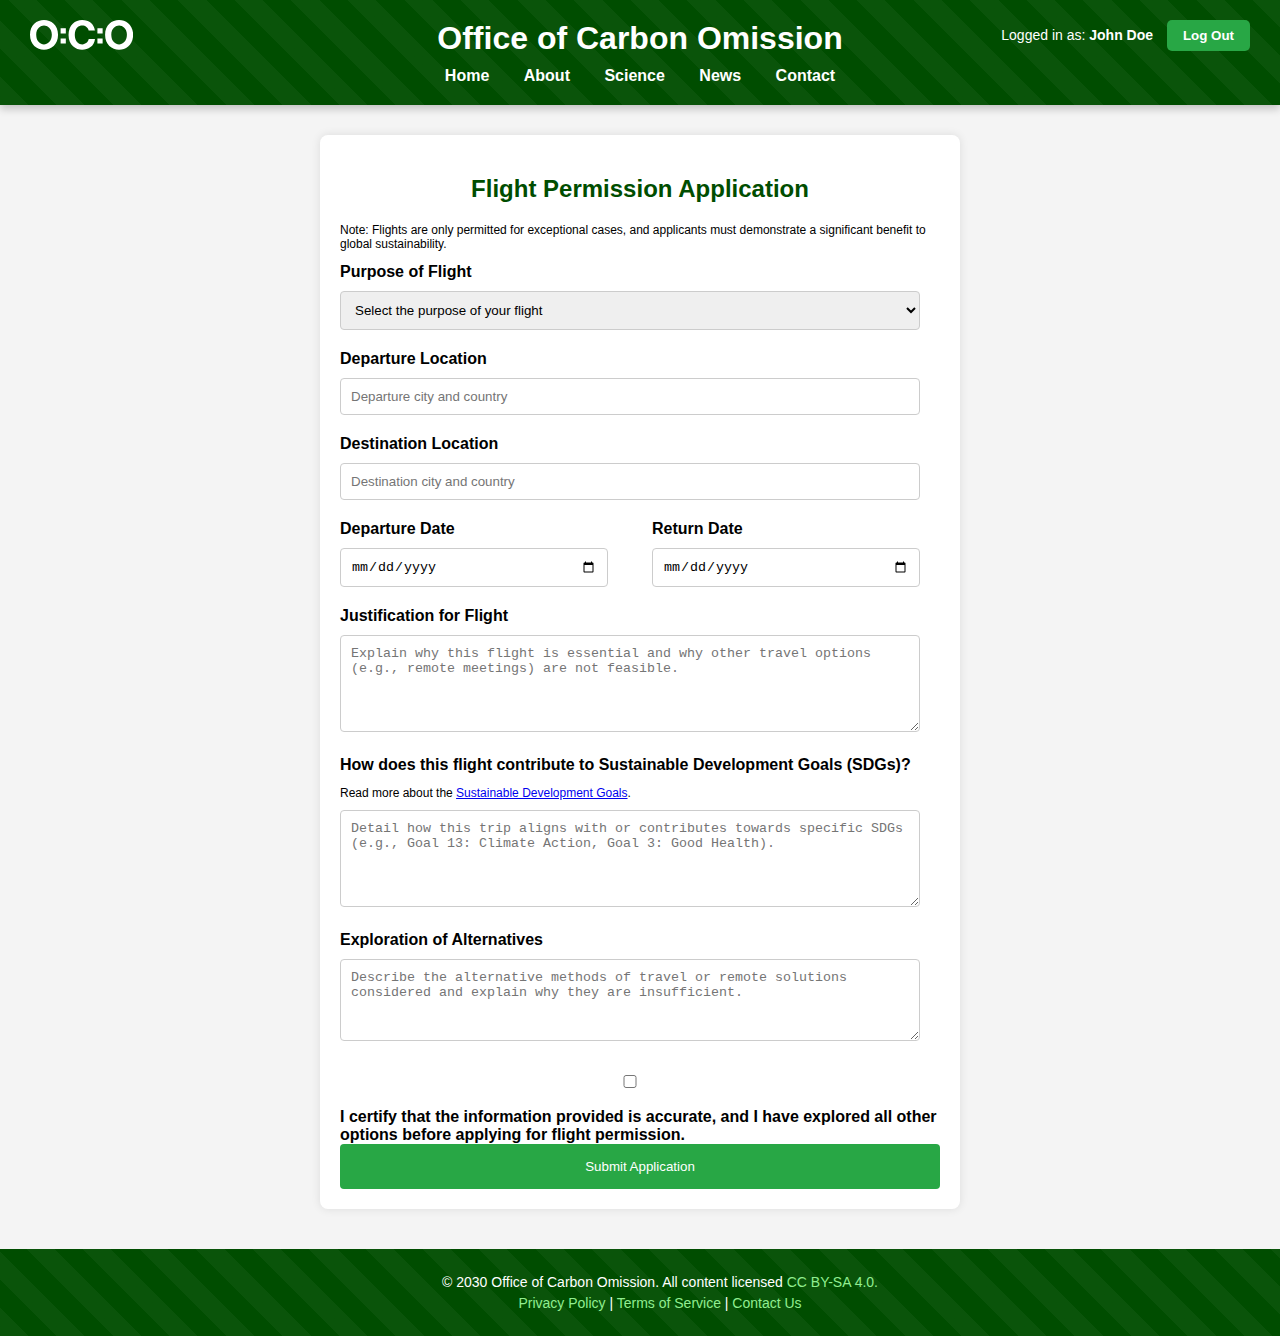
<file: index.html>
<!DOCTYPE html>
<html lang="en">
<head>
    <meta charset="UTF-8">
    <meta name="viewport" content="width=device-width, initial-scale=1.0">
    <title>Flight Permission Application - Office of Carbon Omission</title>
    <link href="css/styles.css" rel="stylesheet" />
    <link rel="icon" type="image/svg+xml" href="assets/images/favicon.svg">
    <link rel="icon" type="image/png" href="assets/images/favicon.png">
</head>
<body>

    <!-- Header Section with Logged-In User and Log Out Button -->
    <header>
        <div class="header-container">
            <div class="header-left">
                <svg
   width="27.287188mm"
   height="7.8688092mm"
   viewBox="0 0 27.287188 7.8688093"
   version="1.1"
   id="svg1"
   inkscape:version="1.3.2 (1:1.3.2+202311252150+091e20ef0f)"
   sodipodi:docname="COC.svg"
   xmlns:inkscape="http://www.inkscape.org/namespaces/inkscape"
   xmlns:sodipodi="http://sodipodi.sourceforge.net/DTD/sodipodi-0.dtd"
   xmlns="http://www.w3.org/2000/svg"
   xmlns:svg="http://www.w3.org/2000/svg"
   class="logo">
  <sodipodi:namedview
     id="namedview1"
     pagecolor="#ffffff"
     bordercolor="#666666"
     borderopacity="1.0"
     inkscape:showpageshadow="2"
     inkscape:pageopacity="0.0"
     inkscape:pagecheckerboard="0"
     inkscape:deskcolor="#d1d1d1"
     inkscape:document-units="mm"
     inkscape:zoom="8.9740993"
     inkscape:cx="64.853305"
     inkscape:cy="28.24796"
     inkscape:window-width="2048"
     inkscape:window-height="1115"
     inkscape:window-x="0"
     inkscape:window-y="0"
     inkscape:window-maximized="1"
     inkscape:current-layer="layer1" />
  <defs
     id="defs1" />
  <g
     inkscape:label="Layer 1"
     inkscape:groupmode="layer"
     id="layer1"
     transform="translate(-67.86527,-84.272315)">
    <path
       style="font-weight:bold;font-size:4.9389px;line-height:125%;font-family:Klima;-inkscape-font-specification:'Klima Bold';letter-spacing:0px;word-spacing:0px;fill:#ffffff;stroke-width:0.264582px"
       d="m 81.660798,92.141024 c 1.588772,0 3.199012,-0.837326 3.402976,-2.812554 h -1.663916 c -0.118089,0.76218 -0.826589,1.395541 -1.696119,1.395541 -0.880266,0 -1.985962,-0.697771 -1.985962,-2.490504 0,-1.900083 1.094961,-2.52271 1.964492,-2.52271 0.82659,0 1.578036,0.547483 1.706854,1.352602 h 1.653181 c -0.203965,-1.728325 -1.58877,-2.791084 -3.381506,-2.791084 -1.824939,0 -3.596202,1.277458 -3.596202,3.961192 0,2.769611 1.953759,3.907517 3.596202,3.907517 z m -5.696699,-4.30471 h 1.381915 v -1.363336 h -1.381915 z m 0,2.662263 h 1.381915 v -1.363336 h -1.381915 z m 15.474072,1.631712 c 1.900083,0 3.714286,-1.341869 3.714286,-3.950457 0,-2.565648 -1.814203,-3.907517 -3.714286,-3.907517 -1.91082,0 -3.703553,1.320398 -3.703553,3.907517 0,2.630059 1.803468,3.950457 3.703553,3.950457 z m 0,-1.406278 c -0.933941,0 -2.061108,-0.74071 -2.061108,-2.544179 0,-1.771265 1.170108,-2.47977 2.061108,-2.47977 0.880263,0 2.071841,0.708505 2.071841,2.47977 0,1.792734 -1.170107,2.544179 -2.071841,2.544179 z m -5.734135,-2.887697 h 1.381914 v -1.363336 h -1.381914 z m 0,2.662263 h 1.381914 v -1.363336 h -1.381914 z m -14.135213,1.642547 c 1.900083,0 3.714286,-1.341869 3.714286,-3.950457 0,-2.565648 -1.814203,-3.907517 -3.714286,-3.907517 -1.91082,0 -3.703553,1.320398 -3.703553,3.907517 0,2.630059 1.803468,3.950457 3.703553,3.950457 z m 0,-1.406278 c -0.933941,0 -2.061108,-0.74071 -2.061108,-2.544179 0,-1.771265 1.170108,-2.47977 2.061108,-2.47977 0.880263,0 2.071841,0.708505 2.071841,2.47977 0,1.792734 -1.170107,2.544179 -2.071841,2.544179 z"
       id="text1"
       aria-label="C=O=C" />
  </g>
</svg>
                <h1>Office of Carbon Omission</h1>
                <nav>
                    <a href="index.html">Home</a>
                    <a href="about.html">About</a>
                    <a href="science.html">Science</a>
                    <a href="news.html">News</a>
                    <a href="contact.html">Contact</a>
                </nav>
            </div>
            <div class="user-info">
                <span>Logged in as: <strong>John Doe</strong></span>
                <button class="logout-btn">Log Out</button>
            </div>
        </div>
    </header>

    <!-- Flight Permission Application Form -->
    <form action="/submit-application" method="POST" onsubmit="return showPopup(event);">
        <h2>Flight Permission Application</h2>
        <p class="note">Note: Flights are only permitted for exceptional cases, and applicants must demonstrate a significant benefit to global sustainability.</p>

        <!-- Flight Details (No personal information since user is logged in) -->
        <label for="flight-purpose">Purpose of Flight</label>
        <select id="flight-purpose" name="flight_purpose" required>
            <option value="" disabled selected>Select the purpose of your flight</option>
            <option value="humanitarian">Humanitarian Aid</option>
            <option value="research">Research</option>
            <option value="governmental">Governmental Duty</option>
            <option value="other">Other (specify in Justification field below)</option>
        </select>

        <label for="departure">Departure Location</label>
        <input type="text" id="departure" name="departure_location" placeholder="Departure city and country" required>

        <label for="destination">Destination Location</label>
        <input type="text" id="destination" name="destination_location" placeholder="Destination city and country" required>

        <!-- Date Pickers for Flight Dates -->
        <div class="date-section">
            <div>
                <label for="departure-date">Departure Date</label>
                <input type="date" id="departure-date" name="departure_date" required>
            </div>
            <div>
                <label for="return-date">Return Date</label>
                <input type="date" id="return-date" name="return_date">
            </div>
        </div>

        <!-- Justification for Flight -->
        <label for="justification">Justification for Flight</label>
        <textarea id="justification" name="flight_justification" rows="5" placeholder="Explain why this flight is essential and why other travel options (e.g., remote meetings) are not feasible." required></textarea>

        <!-- Contribution to Sustainable Development Goals (SDGs) -->
        <label for="sdg-impact">How does this flight contribute to Sustainable Development Goals (SDGs)?</label><p class="linenote">Read more about the <a href="https://globalgoals.org">Sustainable Development Goals</a>.</p>
        <textarea id="sdg-impact" name="sdg_impact" rows="5" placeholder="Detail how this trip aligns with or contributes towards specific SDGs (e.g., Goal 13: Climate Action, Goal 3: Good Health)." required></textarea>

        <!-- Alternative Considerations -->
        <label for="alternatives">Exploration of Alternatives</label>
        <textarea id="alternatives" name="alternatives_explored" rows="4" placeholder="Describe the alternative methods of travel or remote solutions considered and explain why they are insufficient." required></textarea>

        <!-- Agreement Section -->
        <label>
            <input type="checkbox" name="agree_terms" required><br />
            I certify that the information provided is accurate, and I have explored all other options before applying for flight permission.
        </label>

        <button type="submit" class="submit-btn">Submit Application</button>
    </form>
    <!-- Modal for Art Project Message -->
    <div id="artModal" class="modal">
        <div class="modal-content">
            <h2>Thank you for participating in this <a href="about.html">art project</a>.</h2>
            <p><a href="https://mastodonshare.com/?text=Check out this Flight Permission Application!&url=https://carbonomission.org" class="submit-btn">Share on Mastodon</a></p>
            <p><button class="close-btn" onclick="closePopup()">Close</button></p>
        </div>
    </div>

    <!-- Footer Section -->
    <footer>
        <p>&copy; 2030 Office of Carbon Omission. All content licensed <a href="https://creativecommons.org/licenses/by-sa/4.0/deed.en">CC BY-SA 4.0.</a></p>
        <p><a href="about.html#privacy">Privacy Policy</a> | <a href="about.html#tos">Terms of Service</a> | <a href="contact.html">Contact Us</a></p>
    </footer>
    <script>
        // Function to show the popup modal
        function showPopup(event) {
            event.preventDefault(); // Prevent form from submitting
            document.getElementById('artModal').style.display = 'block'; // Show the modal
        }

        // Function to close the popup modal
        function closePopup() {
            document.getElementById('artModal').style.display = 'none'; // Hide the modal
        }
    </script>
</body>
</html>
</file>
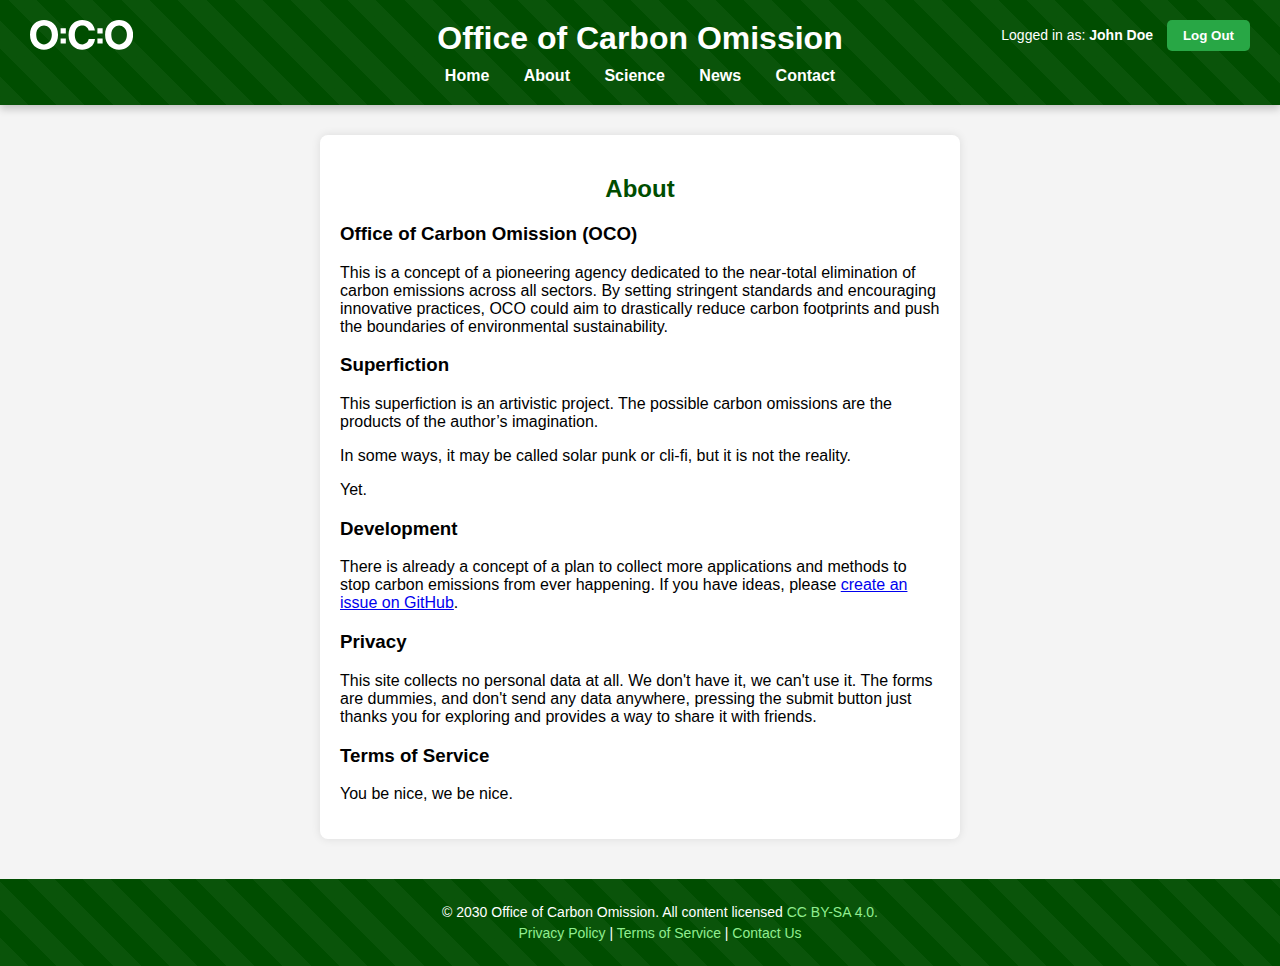
<file: about.html>
<!DOCTYPE html>
<html lang="en">
<head>
    <meta charset="UTF-8">
    <meta name="viewport" content="width=device-width, initial-scale=1.0">
    <title>About - Office of Carbon Omission</title>
    <link href="css/styles.css" rel="stylesheet" />
    <link rel="icon" type="image/svg+xml" href="assets/images/favicon.svg">
    <link rel="icon" type="image/png" href="assets/images/favicon.png">
</head>
<body>

    <!-- Header Section with Logged-In User and Log Out Button -->
    <header>
        <div class="header-container">
            <div class="header-left">
                <svg
   width="27.287188mm"
   height="7.8688092mm"
   viewBox="0 0 27.287188 7.8688093"
   version="1.1"
   id="svg1"
   inkscape:version="1.3.2 (1:1.3.2+202311252150+091e20ef0f)"
   sodipodi:docname="COC.svg"
   xmlns:inkscape="http://www.inkscape.org/namespaces/inkscape"
   xmlns:sodipodi="http://sodipodi.sourceforge.net/DTD/sodipodi-0.dtd"
   xmlns="http://www.w3.org/2000/svg"
   xmlns:svg="http://www.w3.org/2000/svg"
   class="logo">
  <sodipodi:namedview
     id="namedview1"
     pagecolor="#ffffff"
     bordercolor="#666666"
     borderopacity="1.0"
     inkscape:showpageshadow="2"
     inkscape:pageopacity="0.0"
     inkscape:pagecheckerboard="0"
     inkscape:deskcolor="#d1d1d1"
     inkscape:document-units="mm"
     inkscape:zoom="8.9740993"
     inkscape:cx="64.853305"
     inkscape:cy="28.24796"
     inkscape:window-width="2048"
     inkscape:window-height="1115"
     inkscape:window-x="0"
     inkscape:window-y="0"
     inkscape:window-maximized="1"
     inkscape:current-layer="layer1" />
  <defs
     id="defs1" />
  <g
     inkscape:label="Layer 1"
     inkscape:groupmode="layer"
     id="layer1"
     transform="translate(-67.86527,-84.272315)">
    <path
       style="font-weight:bold;font-size:4.9389px;line-height:125%;font-family:Klima;-inkscape-font-specification:'Klima Bold';letter-spacing:0px;word-spacing:0px;fill:#ffffff;stroke-width:0.264582px"
       d="m 81.660798,92.141024 c 1.588772,0 3.199012,-0.837326 3.402976,-2.812554 h -1.663916 c -0.118089,0.76218 -0.826589,1.395541 -1.696119,1.395541 -0.880266,0 -1.985962,-0.697771 -1.985962,-2.490504 0,-1.900083 1.094961,-2.52271 1.964492,-2.52271 0.82659,0 1.578036,0.547483 1.706854,1.352602 h 1.653181 c -0.203965,-1.728325 -1.58877,-2.791084 -3.381506,-2.791084 -1.824939,0 -3.596202,1.277458 -3.596202,3.961192 0,2.769611 1.953759,3.907517 3.596202,3.907517 z m -5.696699,-4.30471 h 1.381915 v -1.363336 h -1.381915 z m 0,2.662263 h 1.381915 v -1.363336 h -1.381915 z m 15.474072,1.631712 c 1.900083,0 3.714286,-1.341869 3.714286,-3.950457 0,-2.565648 -1.814203,-3.907517 -3.714286,-3.907517 -1.91082,0 -3.703553,1.320398 -3.703553,3.907517 0,2.630059 1.803468,3.950457 3.703553,3.950457 z m 0,-1.406278 c -0.933941,0 -2.061108,-0.74071 -2.061108,-2.544179 0,-1.771265 1.170108,-2.47977 2.061108,-2.47977 0.880263,0 2.071841,0.708505 2.071841,2.47977 0,1.792734 -1.170107,2.544179 -2.071841,2.544179 z m -5.734135,-2.887697 h 1.381914 v -1.363336 h -1.381914 z m 0,2.662263 h 1.381914 v -1.363336 h -1.381914 z m -14.135213,1.642547 c 1.900083,0 3.714286,-1.341869 3.714286,-3.950457 0,-2.565648 -1.814203,-3.907517 -3.714286,-3.907517 -1.91082,0 -3.703553,1.320398 -3.703553,3.907517 0,2.630059 1.803468,3.950457 3.703553,3.950457 z m 0,-1.406278 c -0.933941,0 -2.061108,-0.74071 -2.061108,-2.544179 0,-1.771265 1.170108,-2.47977 2.061108,-2.47977 0.880263,0 2.071841,0.708505 2.071841,2.47977 0,1.792734 -1.170107,2.544179 -2.071841,2.544179 z"
       id="text1"
       aria-label="C=O=C" />
  </g>
</svg>
                <h1>Office of Carbon Omission</h1>
                <nav>
                    <a href="index.html">Home</a>
                    <strong>About</strong>
                    <a href="science.html">Science</a>
                    <a href="news.html">News</a>
                    <a href="contact.html">Contact</a>
                </nav>
            </div>
            <div class="user-info">
                <span>Logged in as: <strong>John Doe</strong></span>
                <button class="logout-btn">Log Out</button>
            </div>
        </div>
    </header>

    <!-- About -->
    <div class="about">
        <h2>About</h2>
        <h3 id="oco">Office of Carbon Omission (OCO)</h3>
        <p>This is a concept of a pioneering agency dedicated to the near-total elimination of carbon emissions across all sectors.
        By setting stringent standards and encouraging innovative practices, OCO could aim to drastically reduce carbon footprints and push the boundaries of environmental sustainability.</p>
        <h3 id="artivism">Superfiction</h3>
        <p>This superfiction is an artivistic project.
        The possible carbon omissions are the products of the author’s imagination.</p>
        <p>In some ways, it may be called solar punk or cli-fi, but it is not the reality.</p>
        <p>Yet.</p>
        <h3 id="development">Development</h3>
        <p>There is already a concept of a plan to collect more applications and methods to stop carbon emissions from ever happening.
        If you have ideas, please <a href="https://github.com/Ainali/carbonomission/issues/new/choose">create an issue on GitHub</a>.</p>
        <h3 id="privacy">Privacy</h3>
        <p>This site collects no personal data at all.
        We don't have it, we can't use it.
        The forms are dummies, and don't send any data anywhere, pressing the submit button just thanks you for exploring and provides a way to share it with friends.</p>
        <h3 id="tos">Terms of Service</h3>
        <p>You be nice, we be nice.</p>
    </div>

    <!-- Footer Section -->
    <footer>
        <p>&copy; 2030 Office of Carbon Omission. All content licensed <a href="https://creativecommons.org/licenses/by-sa/4.0/deed.en">CC BY-SA 4.0.</a></p>
        <p><a href="about.html#privacy">Privacy Policy</a> | <a href="about.html#tos">Terms of Service</a> | <a href="contact.html">Contact Us</a></p>
    </footer>

</body>
</html>
</file>
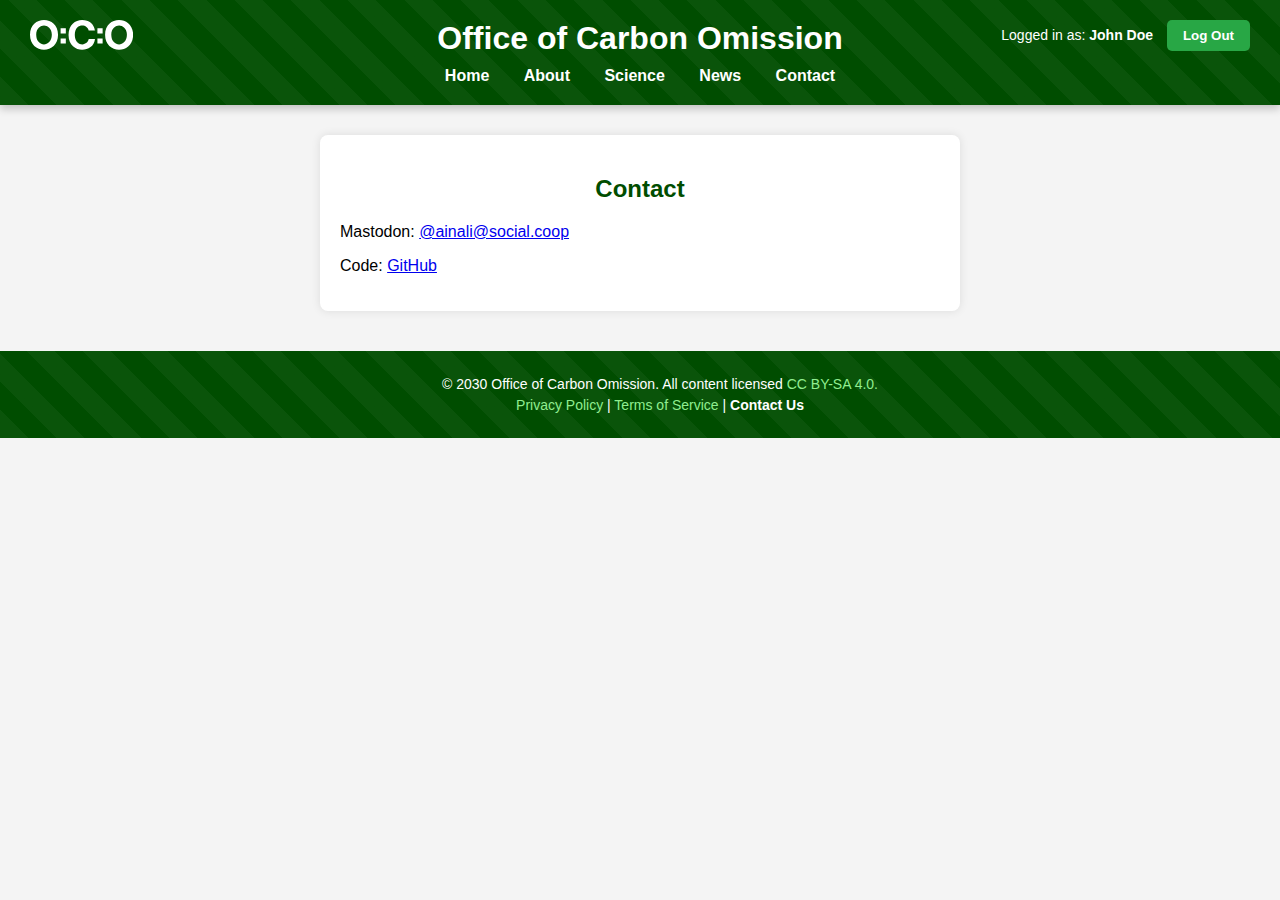
<file: contact.html>
<!DOCTYPE html>
<html lang="en">
<head>
    <meta charset="UTF-8">
    <meta name="viewport" content="width=device-width, initial-scale=1.0">
    <title>Contact - Office of Carbon Omission</title>
    <link href="css/styles.css" rel="stylesheet" />
    <link rel="icon" type="image/svg+xml" href="assets/images/favicon.svg">
    <link rel="icon" type="image/png" href="assets/images/favicon.png">
</head>
<body>

    <!-- Header Section with Logged-In User and Log Out Button -->
    <header>
        <div class="header-container">
            <div class="header-left">
                <svg
   width="27.287188mm"
   height="7.8688092mm"
   viewBox="0 0 27.287188 7.8688093"
   version="1.1"
   id="svg1"
   inkscape:version="1.3.2 (1:1.3.2+202311252150+091e20ef0f)"
   sodipodi:docname="COC.svg"
   xmlns:inkscape="http://www.inkscape.org/namespaces/inkscape"
   xmlns:sodipodi="http://sodipodi.sourceforge.net/DTD/sodipodi-0.dtd"
   xmlns="http://www.w3.org/2000/svg"
   xmlns:svg="http://www.w3.org/2000/svg"
   class="logo">
  <sodipodi:namedview
     id="namedview1"
     pagecolor="#ffffff"
     bordercolor="#666666"
     borderopacity="1.0"
     inkscape:showpageshadow="2"
     inkscape:pageopacity="0.0"
     inkscape:pagecheckerboard="0"
     inkscape:deskcolor="#d1d1d1"
     inkscape:document-units="mm"
     inkscape:zoom="8.9740993"
     inkscape:cx="64.853305"
     inkscape:cy="28.24796"
     inkscape:window-width="2048"
     inkscape:window-height="1115"
     inkscape:window-x="0"
     inkscape:window-y="0"
     inkscape:window-maximized="1"
     inkscape:current-layer="layer1" />
  <defs
     id="defs1" />
  <g
     inkscape:label="Layer 1"
     inkscape:groupmode="layer"
     id="layer1"
     transform="translate(-67.86527,-84.272315)">
    <path
       style="font-weight:bold;font-size:4.9389px;line-height:125%;font-family:Klima;-inkscape-font-specification:'Klima Bold';letter-spacing:0px;word-spacing:0px;fill:#ffffff;stroke-width:0.264582px"
       d="m 81.660798,92.141024 c 1.588772,0 3.199012,-0.837326 3.402976,-2.812554 h -1.663916 c -0.118089,0.76218 -0.826589,1.395541 -1.696119,1.395541 -0.880266,0 -1.985962,-0.697771 -1.985962,-2.490504 0,-1.900083 1.094961,-2.52271 1.964492,-2.52271 0.82659,0 1.578036,0.547483 1.706854,1.352602 h 1.653181 c -0.203965,-1.728325 -1.58877,-2.791084 -3.381506,-2.791084 -1.824939,0 -3.596202,1.277458 -3.596202,3.961192 0,2.769611 1.953759,3.907517 3.596202,3.907517 z m -5.696699,-4.30471 h 1.381915 v -1.363336 h -1.381915 z m 0,2.662263 h 1.381915 v -1.363336 h -1.381915 z m 15.474072,1.631712 c 1.900083,0 3.714286,-1.341869 3.714286,-3.950457 0,-2.565648 -1.814203,-3.907517 -3.714286,-3.907517 -1.91082,0 -3.703553,1.320398 -3.703553,3.907517 0,2.630059 1.803468,3.950457 3.703553,3.950457 z m 0,-1.406278 c -0.933941,0 -2.061108,-0.74071 -2.061108,-2.544179 0,-1.771265 1.170108,-2.47977 2.061108,-2.47977 0.880263,0 2.071841,0.708505 2.071841,2.47977 0,1.792734 -1.170107,2.544179 -2.071841,2.544179 z m -5.734135,-2.887697 h 1.381914 v -1.363336 h -1.381914 z m 0,2.662263 h 1.381914 v -1.363336 h -1.381914 z m -14.135213,1.642547 c 1.900083,0 3.714286,-1.341869 3.714286,-3.950457 0,-2.565648 -1.814203,-3.907517 -3.714286,-3.907517 -1.91082,0 -3.703553,1.320398 -3.703553,3.907517 0,2.630059 1.803468,3.950457 3.703553,3.950457 z m 0,-1.406278 c -0.933941,0 -2.061108,-0.74071 -2.061108,-2.544179 0,-1.771265 1.170108,-2.47977 2.061108,-2.47977 0.880263,0 2.071841,0.708505 2.071841,2.47977 0,1.792734 -1.170107,2.544179 -2.071841,2.544179 z"
       id="text1"
       aria-label="C=O=C" />
  </g>
</svg>
                <h1>Office of Carbon Omission</h1>
                <nav>
                    <a href="index.html">Home</a>
                    <a href="about.html">About</a>
                    <a href="science.html">Science</a>
                    <a href="news.html">News</a>
                    <strong>Contact</strong>
                </nav>
            </div>
            <div class="user-info">
                <span>Logged in as: <strong>John Doe</strong></span>
                <button class="logout-btn">Log Out</button>
            </div>
        </div>
    </header>

    <!-- About -->
    <div class="about">
        <h2>Contact</h2>
        <p>Mastodon: <a href="https://social.coop/@ainali">@ainali@social.coop</a></p>
        <p>Code: <a href="https://github.com/Ainali/carbonomission">GitHub</a></p>
    </div>

    <!-- Footer Section -->
    <footer>
        <p>&copy; 2030 Office of Carbon Omission. All content licensed <a href="https://creativecommons.org/licenses/by-sa/4.0/deed.en">CC BY-SA 4.0.</a></p>
        <p><a href="about.html#privacy">Privacy Policy</a> | <a href="about.html#tos">Terms of Service</a> | <strong>Contact Us</strong></p>
    </footer>

</body>
</html>
</file>
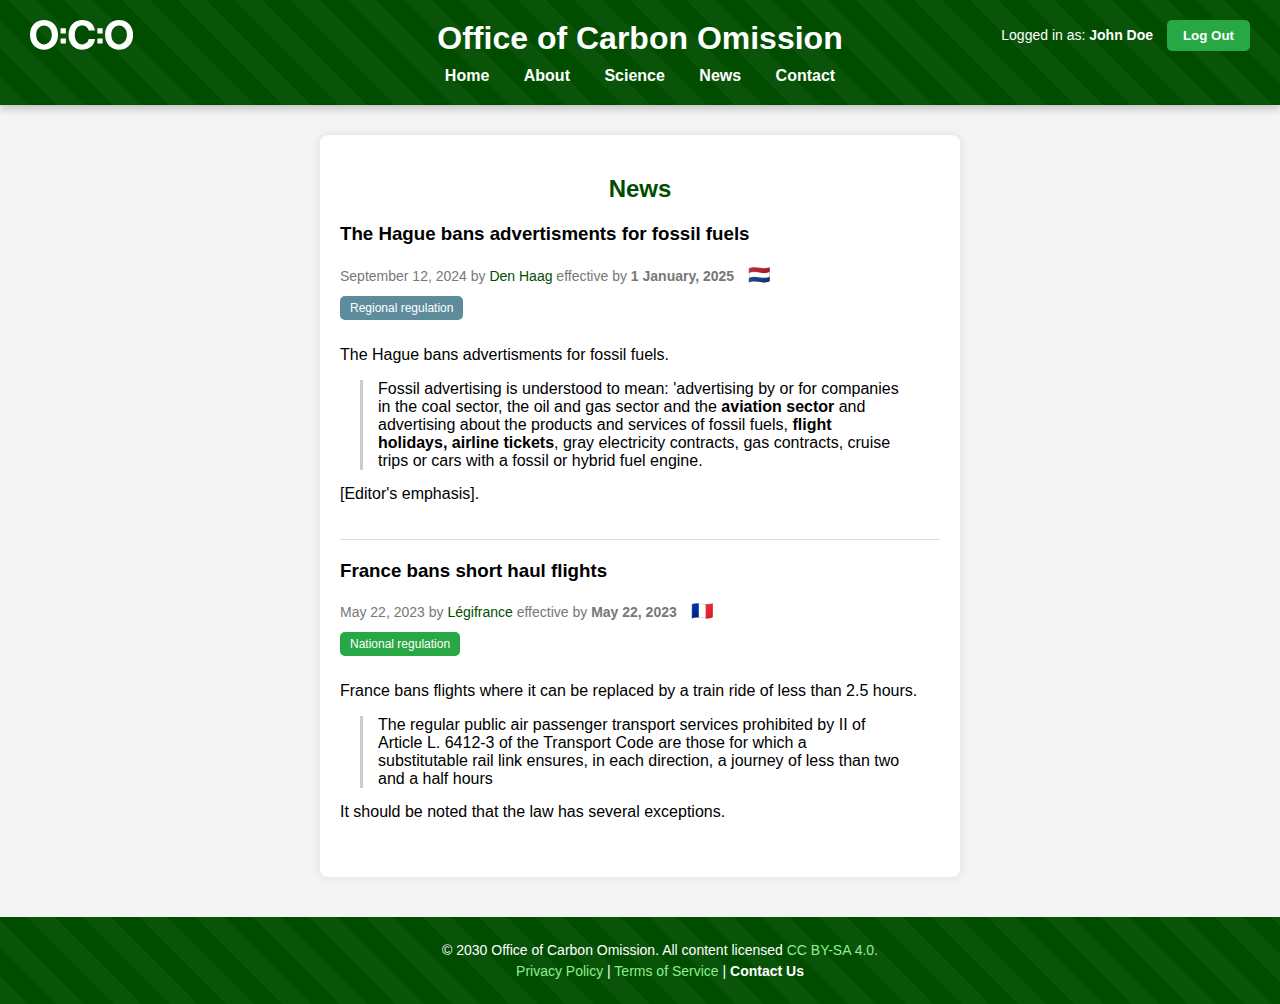
<file: news.html>
<!DOCTYPE html>
<html lang="en">
<head>
    <meta charset="UTF-8">
    <meta name="viewport" content="width=device-width, initial-scale=1.0">
    <title>News - Office of Carbon Omission</title>
    <link href="css/styles.css" rel="stylesheet" />
    <link rel="icon" type="image/svg+xml" href="assets/images/favicon.svg">
    <link rel="icon" type="image/png" href="assets/images/favicon.png">
</head>
<body>

    <!-- Header Section with Logged-In User and Log Out Button -->
    <header>
        <div class="header-container">
            <div class="header-left">
                <svg
   width="27.287188mm"
   height="7.8688092mm"
   viewBox="0 0 27.287188 7.8688093"
   version="1.1"
   id="svg1"
   inkscape:version="1.3.2 (1:1.3.2+202311252150+091e20ef0f)"
   sodipodi:docname="COC.svg"
   xmlns:inkscape="http://www.inkscape.org/namespaces/inkscape"
   xmlns:sodipodi="http://sodipodi.sourceforge.net/DTD/sodipodi-0.dtd"
   xmlns="http://www.w3.org/2000/svg"
   xmlns:svg="http://www.w3.org/2000/svg"
   class="logo">
  <sodipodi:namedview
     id="namedview1"
     pagecolor="#ffffff"
     bordercolor="#666666"
     borderopacity="1.0"
     inkscape:showpageshadow="2"
     inkscape:pageopacity="0.0"
     inkscape:pagecheckerboard="0"
     inkscape:deskcolor="#d1d1d1"
     inkscape:document-units="mm"
     inkscape:zoom="8.9740993"
     inkscape:cx="64.853305"
     inkscape:cy="28.24796"
     inkscape:window-width="2048"
     inkscape:window-height="1115"
     inkscape:window-x="0"
     inkscape:window-y="0"
     inkscape:window-maximized="1"
     inkscape:current-layer="layer1" />
  <defs
     id="defs1" />
  <g
     inkscape:label="Layer 1"
     inkscape:groupmode="layer"
     id="layer1"
     transform="translate(-67.86527,-84.272315)">
    <path
       style="font-weight:bold;font-size:4.9389px;line-height:125%;font-family:Klima;-inkscape-font-specification:'Klima Bold';letter-spacing:0px;word-spacing:0px;fill:#ffffff;stroke-width:0.264582px"
       d="m 81.660798,92.141024 c 1.588772,0 3.199012,-0.837326 3.402976,-2.812554 h -1.663916 c -0.118089,0.76218 -0.826589,1.395541 -1.696119,1.395541 -0.880266,0 -1.985962,-0.697771 -1.985962,-2.490504 0,-1.900083 1.094961,-2.52271 1.964492,-2.52271 0.82659,0 1.578036,0.547483 1.706854,1.352602 h 1.653181 c -0.203965,-1.728325 -1.58877,-2.791084 -3.381506,-2.791084 -1.824939,0 -3.596202,1.277458 -3.596202,3.961192 0,2.769611 1.953759,3.907517 3.596202,3.907517 z m -5.696699,-4.30471 h 1.381915 v -1.363336 h -1.381915 z m 0,2.662263 h 1.381915 v -1.363336 h -1.381915 z m 15.474072,1.631712 c 1.900083,0 3.714286,-1.341869 3.714286,-3.950457 0,-2.565648 -1.814203,-3.907517 -3.714286,-3.907517 -1.91082,0 -3.703553,1.320398 -3.703553,3.907517 0,2.630059 1.803468,3.950457 3.703553,3.950457 z m 0,-1.406278 c -0.933941,0 -2.061108,-0.74071 -2.061108,-2.544179 0,-1.771265 1.170108,-2.47977 2.061108,-2.47977 0.880263,0 2.071841,0.708505 2.071841,2.47977 0,1.792734 -1.170107,2.544179 -2.071841,2.544179 z m -5.734135,-2.887697 h 1.381914 v -1.363336 h -1.381914 z m 0,2.662263 h 1.381914 v -1.363336 h -1.381914 z m -14.135213,1.642547 c 1.900083,0 3.714286,-1.341869 3.714286,-3.950457 0,-2.565648 -1.814203,-3.907517 -3.714286,-3.907517 -1.91082,0 -3.703553,1.320398 -3.703553,3.907517 0,2.630059 1.803468,3.950457 3.703553,3.950457 z m 0,-1.406278 c -0.933941,0 -2.061108,-0.74071 -2.061108,-2.544179 0,-1.771265 1.170108,-2.47977 2.061108,-2.47977 0.880263,0 2.071841,0.708505 2.071841,2.47977 0,1.792734 -1.170107,2.544179 -2.071841,2.544179 z"
       id="text1"
       aria-label="C=O=C" />
  </g>
</svg>
                <h1>Office of Carbon Omission</h1>
                <nav>
                    <a href="index.html">Home</a>
                    <a href="about.html">About</a>
                    <a href="science.html">Science</a>
                    <strong>News</strong>
                    <a href="contact.html">Contact</a>
                </nav>
            </div>
            <div class="user-info">
                <span>Logged in as: <strong>John Doe</strong></span>
                <button class="logout-btn">Log Out</button>
            </div>
        </div>
    </header>

    <!-- About -->
    <div class="about">
        <h2>News</h2>
        <div class="news-item">
            <h3>The Hague bans advertisments for fossil fuels</h3>
            <div class="meta-info">
                September 12, 2024 by <a href="https://denhaag.raadsinformatie.nl/vergadering/1148754#ai_8626683">Den Haag</a> effective by <span class="effective">1 January, 2025</span> <span class="flag">🇳🇱</span>
            </div>
            <div class="tag tag-regional">Regional regulation</div>
            <p>The Hague bans advertisments for fossil fuels.
            <blockquote cite="https://denhaag.raadsinformatie.nl/document/14140406/1/RIS318509+Bijlage+Kadernota+Buitenreclame+2024+-+2029">Fossil advertising is understood to mean: 'advertising by or for companies in the coal sector, the oil and gas sector and the <strong>aviation sector</strong> and advertising about the products and services of fossil fuels, <strong>flight holidays, airline tickets</strong>, gray electricity contracts, gas contracts, cruise trips or cars with a fossil or hybrid fuel engine.</blockquote>[Editor's emphasis].</p>
        </div>
        <div class="news-item">
            <h3>France bans short haul flights</h3>
            <div class="meta-info">
                May 22, 2023 by <a href="https://www.legifrance.gouv.fr/jorf/id/JORFTEXT000047571222">Légifrance</a> effective by <span class="effective">May 22, 2023</span> <span class="flag">🇫🇷</span>
            </div>
            <div class="tag tag-nationa">National regulation</div>
            <p>France bans flights where it can be replaced by a train ride of less than 2.5 hours.
            <blockquote cite="https://www.legifrance.gouv.fr/jorf/id/JORFTEXT000047571222">The regular public air passenger transport services prohibited by II of Article L. 6412-3 of the Transport Code are those for which a substitutable rail link ensures, in each direction, a journey of less than two and a half hours</blockquote>It should be noted that the law has several exceptions.</p>
        </div>
    </div>

    <!-- Footer Section -->
    <footer>
        <p>&copy; 2030 Office of Carbon Omission. All content licensed <a href="https://creativecommons.org/licenses/by-sa/4.0/deed.en">CC BY-SA 4.0.</a></p>
        <p><a href="about.html#privacy">Privacy Policy</a> | <a href="about.html#tos">Terms of Service</a> | <strong>Contact Us</strong></p>
    </footer>

</body>
</html>
</file>
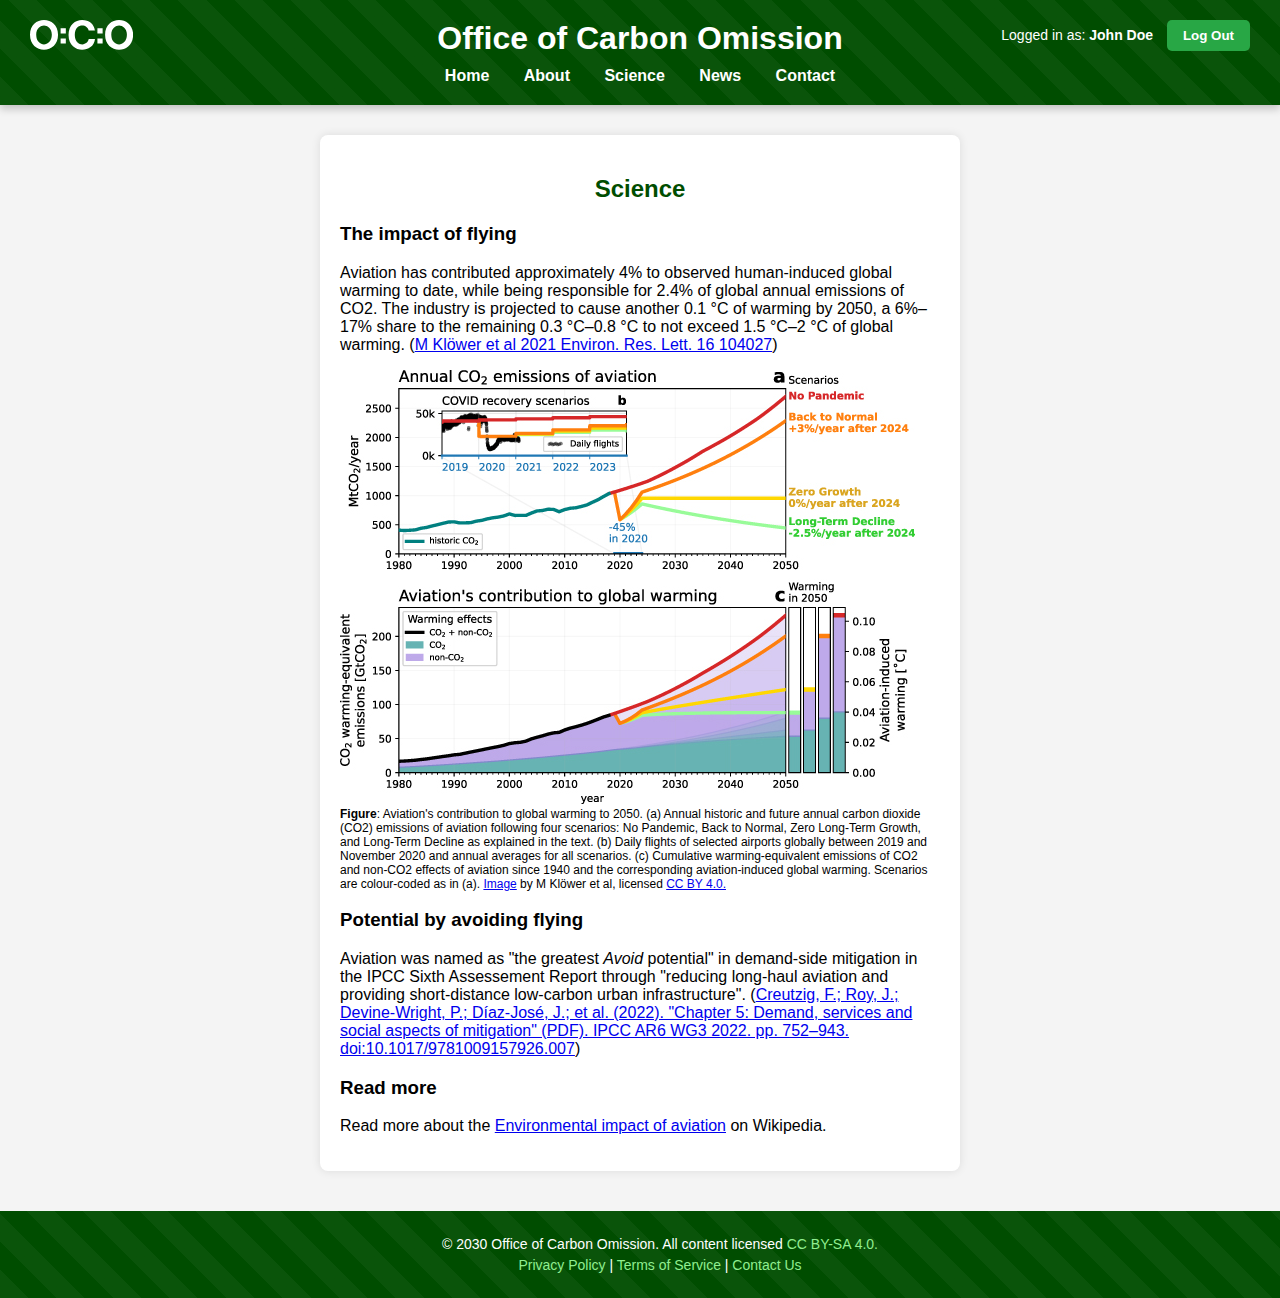
<file: science.html>
<!DOCTYPE html>
<html lang="en">
<head>
    <meta charset="UTF-8">
    <meta name="viewport" content="width=device-width, initial-scale=1.0">
    <title>Science - Office of Carbon Omission</title>
    <link href="css/styles.css" rel="stylesheet" />
    <link rel="icon" type="image/svg+xml" href="assets/images/favicon.svg">
    <link rel="icon" type="image/png" href="assets/images/favicon.png">
</head>
<body>

    <!-- Header Section with Logged-In User and Log Out Button -->
    <header>
        <div class="header-container">
            <div class="header-left">
                <svg
   width="27.287188mm"
   height="7.8688092mm"
   viewBox="0 0 27.287188 7.8688093"
   version="1.1"
   id="svg1"
   inkscape:version="1.3.2 (1:1.3.2+202311252150+091e20ef0f)"
   sodipodi:docname="COC.svg"
   xmlns:inkscape="http://www.inkscape.org/namespaces/inkscape"
   xmlns:sodipodi="http://sodipodi.sourceforge.net/DTD/sodipodi-0.dtd"
   xmlns="http://www.w3.org/2000/svg"
   xmlns:svg="http://www.w3.org/2000/svg"
   class="logo">
  <sodipodi:namedview
     id="namedview1"
     pagecolor="#ffffff"
     bordercolor="#666666"
     borderopacity="1.0"
     inkscape:showpageshadow="2"
     inkscape:pageopacity="0.0"
     inkscape:pagecheckerboard="0"
     inkscape:deskcolor="#d1d1d1"
     inkscape:document-units="mm"
     inkscape:zoom="8.9740993"
     inkscape:cx="64.853305"
     inkscape:cy="28.24796"
     inkscape:window-width="2048"
     inkscape:window-height="1115"
     inkscape:window-x="0"
     inkscape:window-y="0"
     inkscape:window-maximized="1"
     inkscape:current-layer="layer1" />
  <defs
     id="defs1" />
  <g
     inkscape:label="Layer 1"
     inkscape:groupmode="layer"
     id="layer1"
     transform="translate(-67.86527,-84.272315)">
    <path
       style="font-weight:bold;font-size:4.9389px;line-height:125%;font-family:Klima;-inkscape-font-specification:'Klima Bold';letter-spacing:0px;word-spacing:0px;fill:#ffffff;stroke-width:0.264582px"
       d="m 81.660798,92.141024 c 1.588772,0 3.199012,-0.837326 3.402976,-2.812554 h -1.663916 c -0.118089,0.76218 -0.826589,1.395541 -1.696119,1.395541 -0.880266,0 -1.985962,-0.697771 -1.985962,-2.490504 0,-1.900083 1.094961,-2.52271 1.964492,-2.52271 0.82659,0 1.578036,0.547483 1.706854,1.352602 h 1.653181 c -0.203965,-1.728325 -1.58877,-2.791084 -3.381506,-2.791084 -1.824939,0 -3.596202,1.277458 -3.596202,3.961192 0,2.769611 1.953759,3.907517 3.596202,3.907517 z m -5.696699,-4.30471 h 1.381915 v -1.363336 h -1.381915 z m 0,2.662263 h 1.381915 v -1.363336 h -1.381915 z m 15.474072,1.631712 c 1.900083,0 3.714286,-1.341869 3.714286,-3.950457 0,-2.565648 -1.814203,-3.907517 -3.714286,-3.907517 -1.91082,0 -3.703553,1.320398 -3.703553,3.907517 0,2.630059 1.803468,3.950457 3.703553,3.950457 z m 0,-1.406278 c -0.933941,0 -2.061108,-0.74071 -2.061108,-2.544179 0,-1.771265 1.170108,-2.47977 2.061108,-2.47977 0.880263,0 2.071841,0.708505 2.071841,2.47977 0,1.792734 -1.170107,2.544179 -2.071841,2.544179 z m -5.734135,-2.887697 h 1.381914 v -1.363336 h -1.381914 z m 0,2.662263 h 1.381914 v -1.363336 h -1.381914 z m -14.135213,1.642547 c 1.900083,0 3.714286,-1.341869 3.714286,-3.950457 0,-2.565648 -1.814203,-3.907517 -3.714286,-3.907517 -1.91082,0 -3.703553,1.320398 -3.703553,3.907517 0,2.630059 1.803468,3.950457 3.703553,3.950457 z m 0,-1.406278 c -0.933941,0 -2.061108,-0.74071 -2.061108,-2.544179 0,-1.771265 1.170108,-2.47977 2.061108,-2.47977 0.880263,0 2.071841,0.708505 2.071841,2.47977 0,1.792734 -1.170107,2.544179 -2.071841,2.544179 z"
       id="text1"
       aria-label="C=O=C" />
  </g>
</svg>
                <h1>Office of Carbon Omission</h1>
                <nav>
                    <a href="index.html">Home</a>
                    <a href="about.html">About</a>
                    <strong>Science</strong>
                    <a href="news.html">News</a>
                    <a href="contact.html">Contact</a>
                </nav>
            </div>
            <div class="user-info">
                <span>Logged in as: <strong>John Doe</strong></span>
                <button class="logout-btn">Log Out</button>
            </div>
        </div>
    </header>

    <!-- About -->
    <div class="about">
        <h2>Science</h2>
        <h3 id="impact">The impact of flying</h3>
        <p>Aviation has contributed approximately 4% to observed human-induced global warming to date, while being responsible for 2.4% of global annual emissions of CO2. The industry is projected to cause another 0.1 °C of warming by 2050, a 6%–17% share to the remaining 0.3 °C–0.8 °C to not exceed 1.5 °C–2 °C of global warming. (<a href="https://doi.org/10.1088/1748-9326/ac286e">M Klöwer et al 2021 Environ. Res. Lett. 16 104027</a>)</p>
        <p class="note"><a href="https://content.cld.iop.org/journals/1748-9326/16/10/104027/revision1/erlac286ef2_hr.jpg"><img src="assets/images/aviation-graph.jpg" class="responsive" title="Aviation's contribution to global warming to 2050" alt="Graph showing the exponentially increased CO2 emissions of aviation." ></a><strong>Figure</strong>: Aviation's contribution to global warming to 2050. (a) Annual historic and future annual carbon dioxide (CO2) emissions of aviation following four scenarios: No Pandemic, Back to Normal, Zero Long-Term Growth, and Long-Term Decline as explained in the text. (b) Daily flights of selected airports globally between 2019 and November 2020 and annual averages for all scenarios. (c) Cumulative warming-equivalent emissions of CO2 and non-CO2 effects of aviation since 1940 and the corresponding aviation-induced global warming. Scenarios are colour-coded as in (a). <a href="https://iopscience.iop.org/article/10.1088/1748-9326/ac286e#erlac286ef2">Image</a> by <a href"https://doi.org/10.1088/1748-9326/ac286e">M Klöwer et al</a>, licensed <a href="https://creativecommons.org/licenses/by/4.0/deed.en">CC BY 4.0.</a></p>
        <h3 id="Potential">Potential by avoiding flying</h3>
        <p>Aviation was named as "the greatest <em>Avoid</em> potential" in demand-side mitigation in the IPCC Sixth Assessement Report through "reducing long-haul aviation and providing short-distance low-carbon urban infrastructure". (<a href="https://doi.org/10.1017%2F9781009157926.007">Creutzig, F.; Roy, J.; Devine-Wright, P.; Díaz-José, J.; et al. (2022). "Chapter 5: Demand, services and social aspects of mitigation" (PDF). IPCC AR6 WG3 2022. pp. 752–943. doi:10.1017/9781009157926.007</a>)</p>
        <h3>Read more</h3>
        <p>Read more about the <a href="https://en.wikipedia.org/wiki/Environmental_impact_of_aviation">Environmental impact of aviation</a> on Wikipedia.
    </div>

    <!-- Footer Section -->
    <footer>
        <p>&copy; 2030 Office of Carbon Omission. All content licensed <a href="https://creativecommons.org/licenses/by-sa/4.0/deed.en">CC BY-SA 4.0.</a></p>
        <p><a href="about.html#privacy">Privacy Policy</a> | <a href="about.html#tos">Terms of Service</a> | <a href="contact.html">Contact Us</a></p>
    </footer>

</body>
</html>
</file>
<file: css/styles.css>
body {
    font-family: Klima, Arial, sans-serif;
    background-color: #f4f4f4;
    padding: 0;
    margin: 0;
}

/* Header Styling */
header {
    background-color: #004d00;
    color: white;
    padding: 20px;
    box-shadow: 0 4px 8px rgba(0, 0, 0, 0.2);
    background-image: repeating-linear-gradient(
    45deg,
    rgba(255, 255, 255, 0.04),
    rgba(255, 255, 255, 0.04) 20px,
    transparent 20px,
    transparent 40px
);
}
header .header-container {
    display: flex;
    justify-content: center;
    align-items: flex-start;
    flex-wrap: wrap;
}
.header-left {
    display: flex;
    flex-direction: column;
}
header h1 {
    margin: 0;
    font-size: 32px;
    font-weight: bold;
}
nav {
    margin-top: 10px;
}
nav a {
    color: white;
    text-decoration: none;
    margin: 0 15px;
    font-size: 16px;
    font-weight: bold;
}
nav a:hover {
    text-decoration: underline;
}
nav strong {
    margin: 0 15px;
}
/* logo */
.logo {
    position: absolute;
    left: 30px;
}

/* User info */
.user-info {
    font-size: 14px;
    position: absolute;
    right: 30px;
}
.user-info span {
    margin-right: 10px;
}
.logout-btn {
    background-color: #28a745;
    color: white;
    border: none;
    padding: 8px 16px;
    border-radius: 5px;
    cursor: pointer;
    font-weight: bold;
}
.logout-btn:hover {
    background-color: #218838;
}

/* News Item Styling */
.news-item {
    border-bottom: 1px solid #ddd;
    padding-bottom: 20px;
    margin-bottom: 20px;
}

.news-item:last-child {
    border-bottom: none;
    margin-bottom: 0;
      }

.meta-info {
    font-size: 14px;
    color: #777;
    margin-bottom: 10px;
}

.meta-info a {
    color: #004d00;
    text-decoration: none;
}

.meta-info a:hover {
    text-decoration: underline;
}

.meta-info .flag {
    margin-left: 10px;
    font-size: 18px;
}

.tag {
    display: inline-block;
    background-color: #28a745;
    color: white;
    padding: 5px 10px;
    border-radius: 5px;
    font-size: 12px;
    margin-bottom: 10px;
}

.tag-national {
    background-color: #528B7B;
}

.tag-regional {
    background-color: #5D8D9C;
}

.tag-organizational {
    background-color: #A34F72;
}

.effective {
    font-weight: bold;
}

blockquote {
  margin-top: 10px;
  margin-bottom: 15px;
  margin-left: 20px;
  padding-left: 15px;
  border-left: 3px solid #ccc;
}


/* Footer Styling */
footer {
    background-color: #004d00;
    color: white;
    text-align: center;
    padding: 20px;
    position: relative;
    bottom: 0;
    width: 100%;
    margin-top: 40px;
    background-image: repeating-linear-gradient(
    45deg,
    rgba(255, 255, 255, 0.04),
    rgba(255, 255, 255, 0.04) 20px,
    transparent 20px,
    transparent 40px
);
}
footer p {
    margin: 5px 0;
    font-size: 14px;
}
footer a {
    color: #90ee90;
    text-decoration: none;
}
footer a:hover {
    text-decoration: underline;
}

/* About */
.about {
    background-color: #fff;
    padding: 20px;
    border-radius: 8px;
    box-shadow: 0 0 10px rgba(0, 0, 0, 0.1);
    max-width: 600px;
    margin: 30px auto;
}

/* Form Styling */
form {
    background-color: #fff;
    padding: 20px;
    border-radius: 8px;
    box-shadow: 0 0 10px rgba(0, 0, 0, 0.1);
    max-width: 600px;
    margin: 30px auto;
}
h1 {
    color: white;
    font-size: 24px;
    text-align: center;
}
h2 {
    color: #004d00;
    font-size: 24px;
    text-align: center;
}
label {
    font-weight: bold;
}
input, textarea, select {
    width: calc(100% - 20px); /* Ensures padding inside form */
    padding: 10px;
    margin: 10px 0 20px 0;
    border: 1px solid #ccc;
    border-radius: 4px;
    box-sizing: border-box; /* Ensures padding is included in the width */
}
textarea {
    resize: vertical;
}
.submit-btn {
    background-color: #28a745;
    color: #fff;
    padding: 15px;
    border: none;
    border-radius: 4px;
    cursor: pointer;
    width: 100%;
}
.submit-btn:hover {
    background-color: #218838;
    text-decoration: none;
}
.note {
    font-size: 12px;
    color: dark-gray;
}
.linenote {
    font-size: 12px;
    color: dark-gray;
    margin-block-end: 0px;
}

/* Date Picker Styling */
.date-section {
    display: flex;
    justify-content: space-between;
}
.date-section div {
    width: 48%;
}

/* Modal Styling */
.modal {
    display: none; /* Hidden by default */
    position: fixed;
    z-index: 1;
    left: 0;
    top: 0;
    width: 100%;
    height: 100%;
    background-color: rgba(0, 0, 0, 0.4); /* Black background with opacity */
}
.modal-content {
    background-color: #fff;
    margin: 15% auto;
    padding: 20px;
    border: 1px solid #888;
    width: 80%;
    max-width: 400px;
    text-align: center;
    border-radius: 8px;
}
.modal-content h2 {
    font-size: 24px;
    color: #004d00;
}
.close-btn {
    background-color: #28a745;
    color: white;
    padding: 10px 20px;
    border: none;
    border-radius: 4px;
    cursor: pointer;
    font-size: 14px;
    margin-top: 20px;
}

/* Responsive images */
.responsive {
  max-width: 100%;
  height: auto;
}

/* Media query for mobile responsiveness */
@media (max-width: 960px) {
    header .header-container {
        flex-direction: column;
    }
    .header-left {
        width: 100%;
    }
    nav {
        margin-top: 10px;
    }
    nav a {
        display: block;
        margin: 5px 0;
    }
    .user-info {
        margin-top: 20px;
        position: relative;
        right: 0px;
    }
    .logo {
        margin: 20px;
        position: relative;
        left: 0px;
    }
}

@media (max-width: 480px) {
    header h1 {
        font-size: 24px;
    }
    .logout-btn {
        width: 100%;
        margin-top: 10px;
    }
}
</file>
